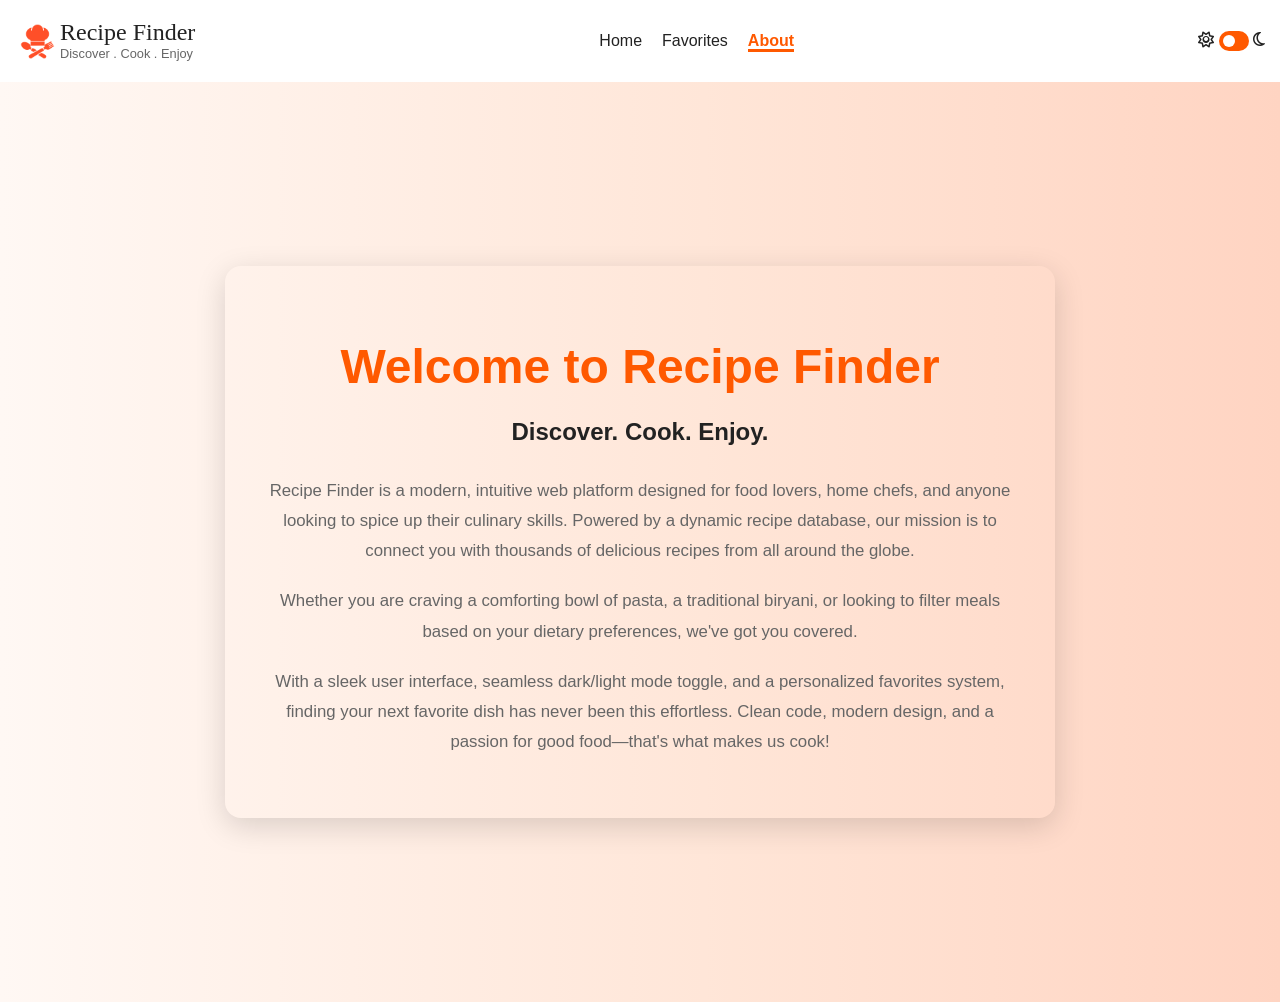
<file: about.html>
<!doctype html>
<html lang="en">
  <head>
    <meta charset="UTF-8" />
    <meta name="viewport" content="width=device-width, initial-scale=1.0" />
    <title>Recife Finder-About</title>
    <link rel="stylesheet" href="./css/styles.css" />
    <link
      rel="stylesheet"
      href="https://cdnjs.cloudflare.com/ajax/libs/font-awesome/6.7.2/css/all.min.css"
    />
  </head>
  <body>
    <nav class="navbar">
      <div class="nav-logo-title">
        <img src="./ref/logo.png" />
        <div class="nav-title">
          <a href="index.html">Recipe Finder</a>
          <p>Discover . Cook . Enjoy</p>
        </div>
      </div>
      <ul class="nav-options">
        <li><a href="index.html" class="nav-link">Home</a></li>
        <li>
          <a href="fav.html" class="nav-link">Favorites</a>
        </li>
        <li><a href="about.html" class="nav-link active">About</a></li>
      </ul>
      <ul class="nav-options">
        <li>
          <i class="fa-regular fa-sun"></i>
          <label class="switch">
            <input type="checkbox" unchecked id="theme-toggle" />
            <span class="slider"></span>
          </label>
          <i class="fa-regular fa-moon"></i>
        </li>
      </ul>
    </nav>
    <main class="abt">
      <div class="about-div">
        <h1>Welcome to Recipe Finder</h1>
        <h3>Discover. Cook. Enjoy.</h3>
        <p>
          Recipe Finder is a modern, intuitive web platform designed for food
          lovers, home chefs, and anyone looking to spice up their culinary
          skills. Powered by a dynamic recipe database, our mission is to
          connect you with thousands of delicious recipes from all around the
          globe.
        </p>
        <p>
          Whether you are craving a comforting bowl of pasta, a traditional
          biryani, or looking to filter meals based on your dietary preferences,
          we've got you covered.
        </p>
        <p>
          With a sleek user interface, seamless dark/light mode toggle, and a
          personalized favorites system, finding your next favorite dish has
          never been this effortless. Clean code, modern design, and a passion
          for good food—that's what makes us cook!
        </p>
      </div>
    </main>
    <script src="./js/app.js"></script>
  </body>
</html>
</file>
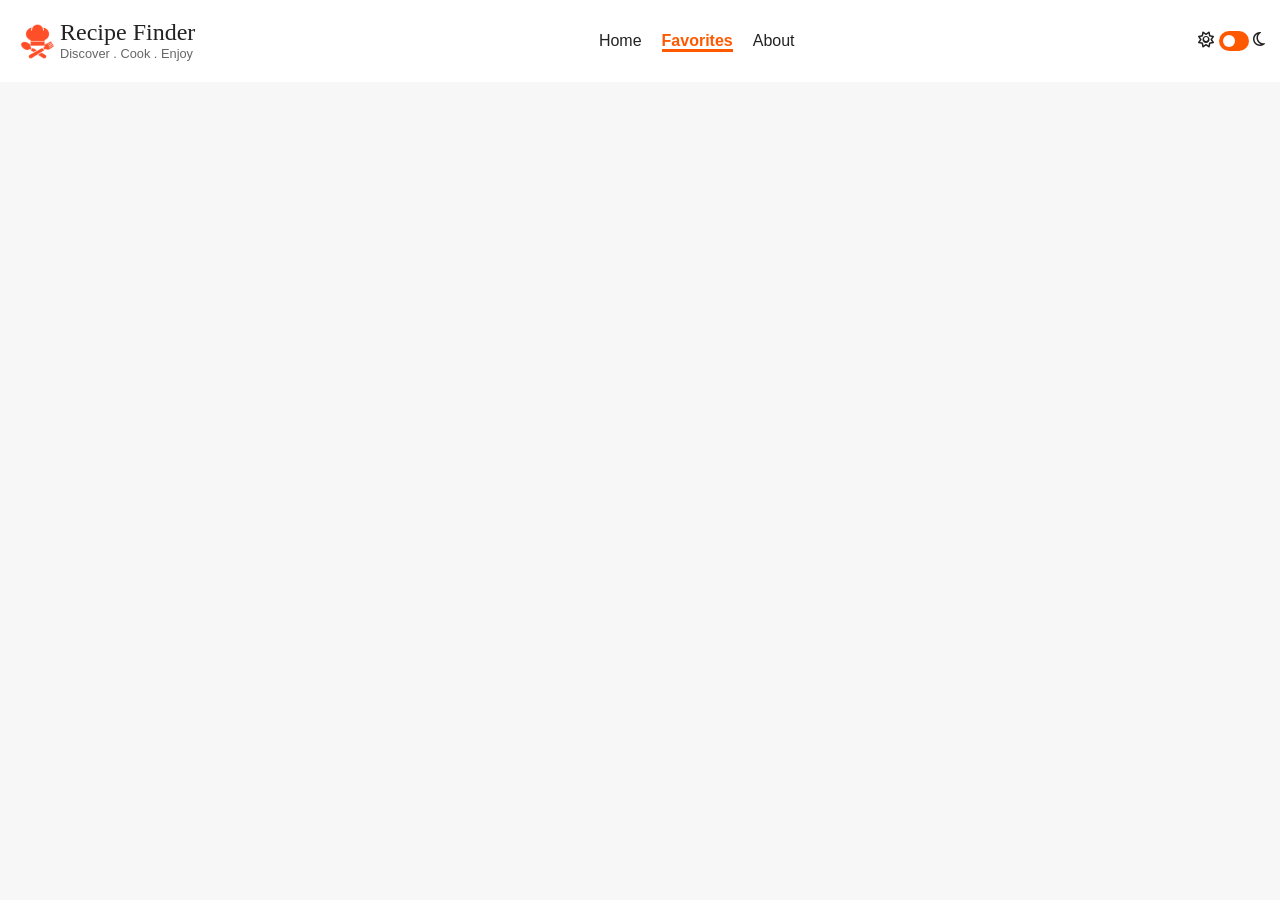
<file: fav.html>
<!doctype html>
<html lang="en">
  <head>
    <meta charset="UTF-8" />
    <meta name="viewport" content="width=device-width, initial-scale=1.0" />
    <title>Recife Finder-About</title>
    <link rel="stylesheet" href="./css/styles.css" />
    <link
      rel="stylesheet"
      href="https://cdnjs.cloudflare.com/ajax/libs/font-awesome/6.7.2/css/all.min.css"
    />
  </head>
  <body>
    <nav class="navbar">
      <div class="nav-logo-title">
        <img src="./ref/logo.png" />
        <div class="nav-title">
          <a href="index.html">Recipe Finder</a>
          <p>Discover . Cook . Enjoy</p>
        </div>
      </div>
      <ul class="nav-options">
        <li><a href="index.html" class="nav-link">Home</a></li>
        <li>
          <a href="fav.html" class="nav-link active">Favorites</a>
        </li>
        <li><a href="about.html" class="nav-link">About</a></li>
      </ul>
      <ul class="nav-options">
        <li>
          <i class="fa-regular fa-sun"></i>
          <label class="switch">
            <input type="checkbox" unchecked id="theme-toggle" />
            <span class="slider"></span>
          </label>
          <i class="fa-regular fa-moon"></i>
        </li>
      </ul>
    </nav>
    <main></main>
    <script src="./js/app.js"></script>
  </body>
</html>
</file>
<file: css/styles.css>
/* ===========================
   THEME VARIABLES
=========================== */

:root {
  --bg-color: #f7f7f7;
  --surface-color: #ffffff;
  --navbar-color: #ffffff;

  --text-color: #222222;
  --secondary-text: #666666;

  --accent-color: #ff5900;
  --accent-hover: #f04b00;

  --border-color: #dddddd;

  --banner-bg: linear-gradient(
    90deg,
    #fff8f4 0%,
    #ffe6d8 55%,
    #ffd4c2 100%
  );
}

body.dark {
  --bg-color: #121212;
  --surface-color: #1e1e1e;
  --navbar-color: #181818;

  --text-color: #ffffff;
  --secondary-text: #b3b3b3;

  --accent-color: #ff5900;
  --accent-hover: #ff6d1f;

  --border-color: #2d2d2d;

  --banner-bg: linear-gradient(
    90deg,
    #121212 0%,
    #1b1b1b 50%,
    #451919 100%
  );
}


/* ==============================
   ABOUT - PAGE
===============================*/
.abt{
    min-height: calc(100vh - 80px);
    display: flex;
    justify-content: center;
    align-items: center;
    padding: 50px 20px;
    background: var(--banner-bg);
}

.about-div{
    width: min(750px, 90%);
    text-align: center;
    background: var(--card-bg);
    padding: 40px;
    border-radius: 16px;
    box-shadow: 0 8px 30px rgba(0,0,0,.15);
}

.about-div h1{
    color: var(--accent-color);
    font-size: 3rem;
    margin-bottom: 15px;
}

.about-div h3{
    color: var(--text-color);
    margin-bottom: 30px;
    font-size: 1.5rem;
}

.about-div p{
    color: var(--secondary-text);
    line-height: 1.8;
    margin-bottom: 20px;
    font-size: 1.05rem;
}


/* ===========================
   HOME PAGE
=========================== */

/* ===========================
   GLOBAL
=========================== */

body {
  margin: 0;
  font-family: "Inter", sans-serif;
  background: var(--bg-color);
  color: var(--text-color);
}

/* ===========================
   NAVBAR
=========================== */

.navbar {
  display: flex;
  justify-content: space-between;
  align-items: center;

  padding: 15px;

  background: var(--navbar-color);
  color: var(--text-color);
}

.nav-logo-title {
  display: flex;
}

.nav-logo-title img {
  width: 45px;
  height: 45px;
}

.nav-title {
  display: flex;
  flex-direction: column;
}

.nav-title a {
  font-size: 1.5rem;
  font-family: "Lobster", cursive;
}

.nav-title p {
  font-size: 0.8rem;
  margin: 0;
  color: var(--secondary-text);
}

.nav-options {
  display: flex;
  gap: 20px;
  list-style: none;
  cursor: pointer;
}

.nav-options li a,
.nav-title a {
  text-decoration: none;
  color: var(--text-color);
}

.nav-link {
  border-bottom: 3px solid transparent;
}

.nav-link:hover {
  border-bottom-color: var(--secondary-text);
}

.nav-link.active {
  color: var(--accent-color);
  border-bottom-color: var(--accent-color);
  font-weight: 600;
}

/* ===========================
   TOGGLE SWITCH
=========================== */

.switch {
  position: relative;
  display: inline-block;
  width: 30px;
  height: 20px;
}

.switch input {
  opacity: 0;
  width: 0;
  height: 0;
}

.slider {
  position: absolute;
  inset: 0;
  cursor: pointer;
  background: var(--accent-color);
  border-radius: 30px;
}

.slider::before {
  content: "";
  position: absolute;

  width: 12px;
  height: 12px;

  left: 4px;
  bottom: 4px;

  background: white;
  border-radius: 50%;
}

input:checked + .slider {
  background: #bdbdbd;
}

input:checked + .slider::before {
  transform: translateX(10px);
}

/* ===========================
   HERO
=========================== */

.hero {
  padding: 50px 40px;
}

.hero h1 {
  margin: 0;
  font-size: 3rem;
  color: var(--text-color);
}

.hero h1 span {
  color: var(--accent-color);
}

.hero #p-1,
.hero #p-2 {
  color: var(--secondary-text);
  font-size: 1rem;
  font-weight: 600;
}

.hero #p-1 {
  margin: 20px 0 0;
}

.hero #p-2 {
  margin: 0 0 20px;
}

/* ===========================
   SEARCH
=========================== */

.search {
  display: flex;
  justify-content: space-between;
  align-items: center;

  width: 430px;

  padding: 2px 0 2px 12px;

  border: 1px solid var(--border-color);
  border-radius: 30px;

  background: var(--surface-color);
}

.search i {
  color: var(--secondary-text);
}

.search input {
  width: 300px;
  border: none;
  outline: none;
  background: transparent;
  color: var(--text-color);
}

.search input::placeholder {
  color: var(--secondary-text);
}

.search button {
  padding: 12px 28px;

  border: none;
  border-radius: 30px;

  background: var(--accent-color);
  color: white;

  font-weight: 600;
  cursor: pointer;
}

.search button:hover {
  background: var(--accent-hover);
}

/* ===========================
   BANNER
=========================== */

.banner {
  display: flex;
  justify-content: space-between;

  height: 350px;

  background: var(--banner-bg);
}


/* ===========================
   CARDS
=========================== */

.popular-cards{
    display: flex;
    flex-direction: column;
    justify-content: center;
}

.popular-cards h3{
    margin: 50px 0 20px 30px;
    padding: 0;
}

.cards {

  padding: 0px 30px 50px;

  background: var(--bg-color);

  display: grid;
  grid-template-columns: repeat(auto-fit,minmax(280px,1fr));
  gap: 25px;
}

/* ===========================
   CARD
=========================== */

.card {

  width:100%;
  max-width:300px;

  padding:15px;
  background:var(--surface-color);
  color:var(--text-color);

  border:1px solid var(--border-color);
  border-radius:18px;

  display:flex;
  flex-direction:column;
}

.card h1 {
  margin: 12px 0 8px;
  font-size: 1.5rem;
}

.card p {
  margin: 5px 0;
  color: var(--secondary-text);
}

.card button{
  border-radius: 20px;
  border-color: var(--accent-hover);
  background-color: var(--surface-color);
  color: var(--accent-color);
  align-self: center;
}

/* ===========================
   CARD IMAGE
=========================== */

.card .img-btn {
  position: relative;
}

.img-btn img {
  width: 100%;
  height: 200px;

  display: block;

  object-fit: cover;

  border: 1px solid var(--border-color);
  border-radius: 12px;
}

/* ===========================
   HEART BUTTON
=========================== */

.img-btn button {
  position: absolute;

  top: 10px;
  right: 10px;

  width: 40px;
  height: 40px;

  border: none;
  border-radius: 50%;

  cursor: pointer;

  background: var(--surface-color);
  color: var(--secondary-text);

  font-size: 18px;
}

.img-btn button:hover {
  color: var(--accent-color);
}

/* ===========================
   RECIPE INFO
=========================== */

.cuisine {
  color: var(--accent-color);
  font-weight: 600;
}

.rating {
  color: #f4b400;
  font-weight: 600;
}

.duration,
.difficulty {
  color: var(--secondary-text);
}

/* ===========================
   CUISINE BROWSER
=========================== */

.cuisine-browser {
  padding: 40px;
  background: var(--bg-color);
}

.cuisine-browser h3 {
  margin-bottom: 20px;
  color: var(--text-color);
}

.cuisine-browser > div {
  display: flex;
  flex-wrap: wrap;
  gap: 15px;
}

.cuisine-btn {
  display: flex;
  align-items: center;
  gap: 10px;

  padding: 10px 15px;

  border: 1px solid var(--border-color);
  border-radius: 10px;

  background: var(--surface-color);
  color: var(--text-color);

  cursor: pointer;
}

.cuisine-btn img {
  width: 40px;
  height: 40px;

  object-fit: cover;
  border-radius: 50%;
}

/* ===========================
   BUTTONS
=========================== */

button {
  font-family: inherit;
}

input {
  font-family: inherit;
}


/* ===========================
   FILTER
=========================== */

.filter{
  display:flex;
  flex-direction:column;
  gap:20px;

  padding:35px;

  background:var(--surface-color);

  border:1px solid var(--border-color);
  border-radius:18px;

  position:sticky;
  top:20px;

  height:fit-content;
}

.filter h3{
  color: var(--accent-color);
  margin-bottom:10px;
}

.filter div{
  display: flex;
  flex-direction: column;
  gap: 8px;
}

.filter div label{
  font-weight: bold;
}

.filter select{
  padding:8px;
  background-color: var(--surface-color);
  color: var(--secondary-text);
  border-color: var(--border-color);
}

.filter button{
    border-radius: 20px;
    border-color: var(--accent-hover);
    background-color: var(--surface-color);
    color: var(--text-color);
    padding:10px;
}


/* ==============================
   COONTENT
===============================*/
.content {
  display: grid;
    grid-template-columns: 3fr 1fr;
    gap: 30px;

    width: 95%;
    margin: 30px auto;
    align-items: start;
}




/* ==============================
   SUGGESTION BOX
===============================*/

.suggestion-box {
  width: 100%;
  background: white;
  border-radius: 8px;
  margin-top: 5px;
  overflow: hidden;
}

.suggestion-item {
  padding: 10px 15px;
  cursor: pointer;
  color: var(--text-color);
  background-color: var(--surface-color);
}

.suggestion-item:hover {
  background: #f2f2f2;
}

.searched-card{
  display: none;
}

.searched-card.active{
    display:flex;
    justify-content:center;
}




/* ==============================
   MODAL
===============================*/
.modal {
  display: none;
  position: fixed;
  inset: 0;
  justify-content: center;
  align-items: center;
  z-index: 1000;
  backdrop-filter: blur(6px);
}

.modal-content {
  background: var(--bg-color);
  width: 700px;
  max-width: 90%;
  max-height: 90vh;
  overflow-y: auto;
  padding: 20px;
  border-radius: 10px;
  position: relative;
  animation:popup .3s ease;
}

@keyframes popup{
    from{
        transform:scale(.8);
        opacity:0;
    }
    to{
        transform:scale(1);
        opacity:1;
    }
}

.close-btn {
  position: absolute;
  top: 10px;
  right: 15px;
  font-size: 28px;
  cursor: pointer;
}

#modalBody h2{
  color: var(--accent-color);
}

#modalRecipeImg {
  width: 100%;
  border-radius: 10px;
  margin: 15px 0;    
  max-height: 300px;
  object-fit: cover;
}
</file>
